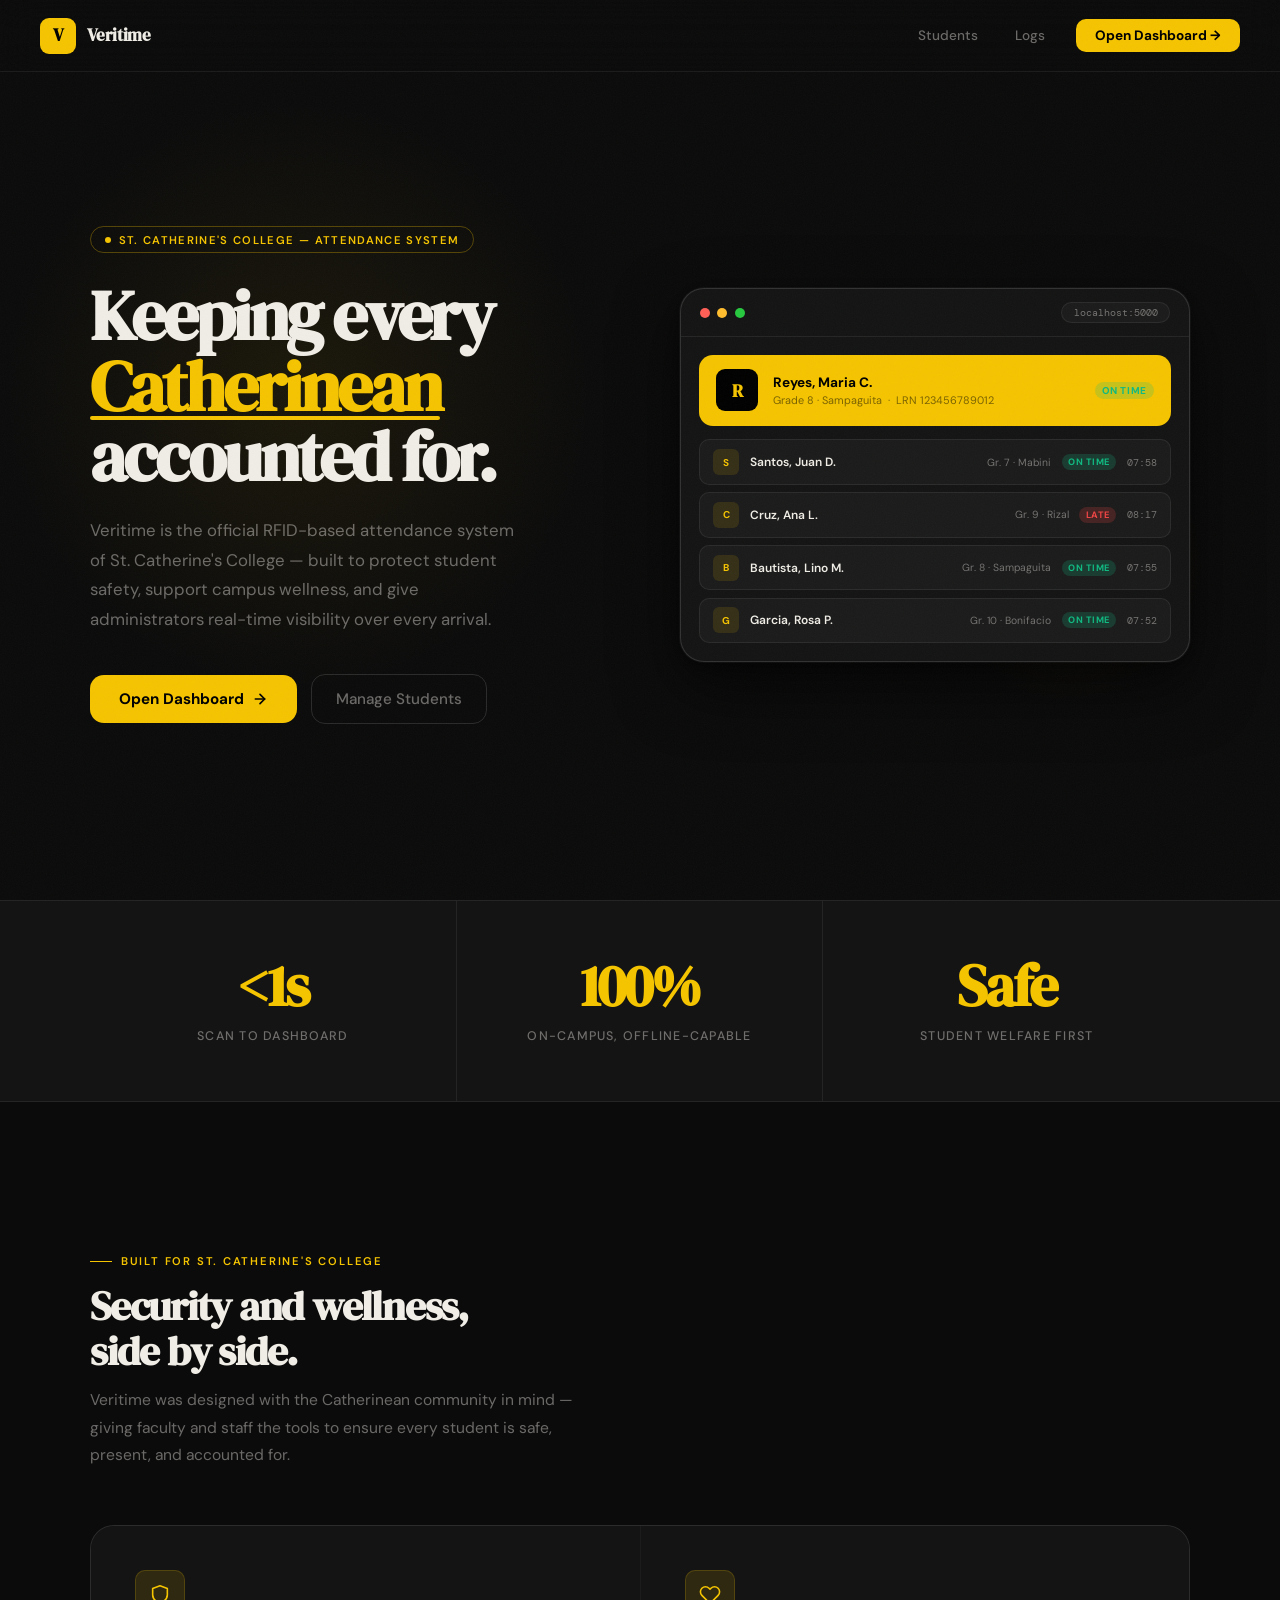
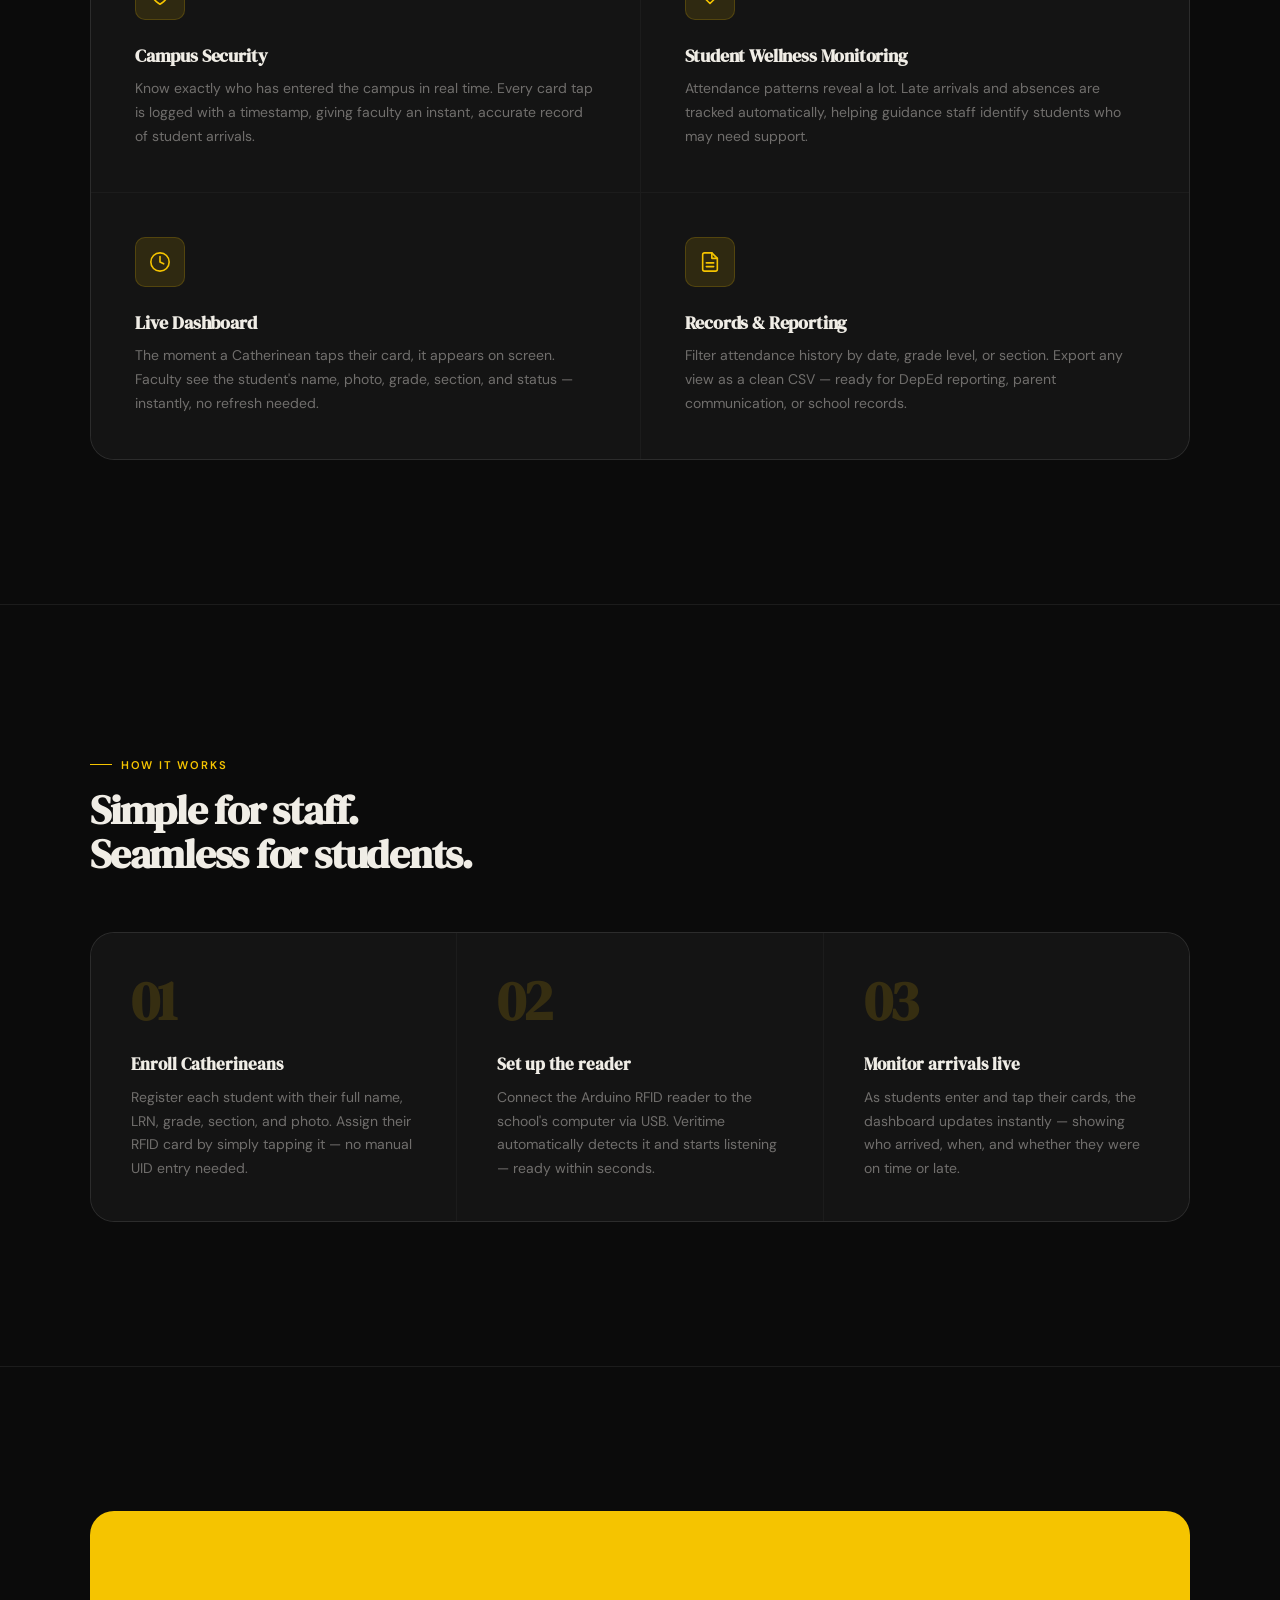
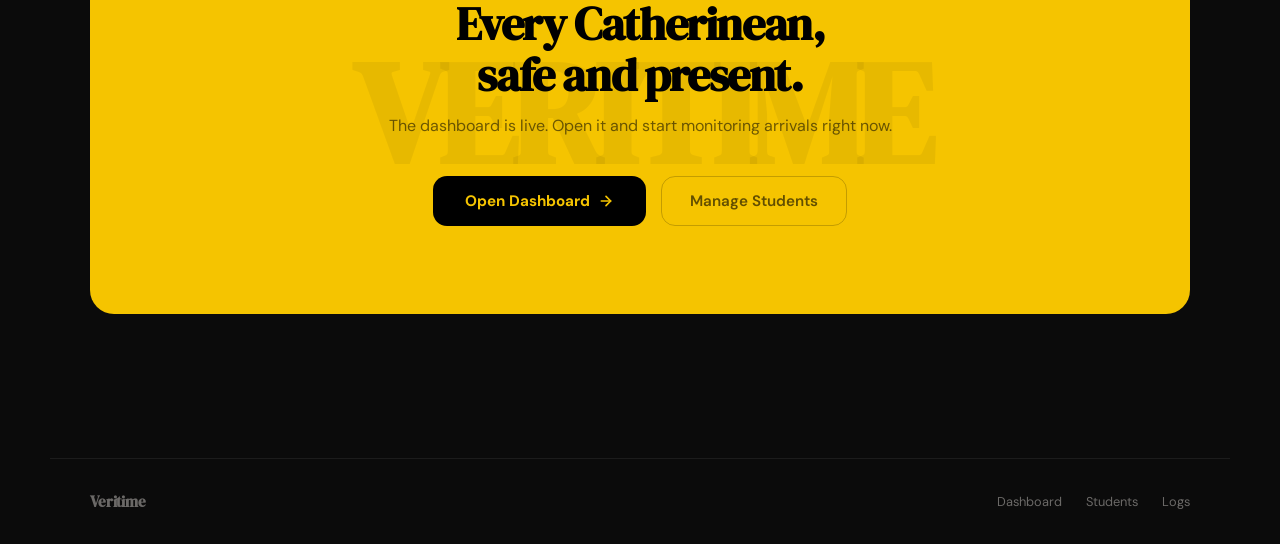
<file: templates/landing.html>
<!DOCTYPE html>
<html lang="en">
<head>
  <meta charset="UTF-8" />
  <meta name="viewport" content="width=device-width, initial-scale=1.0" />
  <title>Veritime — St. Catherine's College Attendance System</title>
  <link rel="preconnect" href="https://fonts.googleapis.com">
  <link rel="preconnect" href="https://fonts.gstatic.com" crossorigin>
  <link href="https://fonts.googleapis.com/css2?family=DM+Serif+Display:ital@0;1&family=DM+Sans:opsz,wght@9..40,300;9..40,400;9..40,500;9..40,600&family=DM+Mono:wght@400;500&display=swap" rel="stylesheet">
  <style>
    :root {
      --bg:            #0B0B0B;
      --surface:       #141414;
      --surface-2:     #1B1B1B;
      --border:        rgba(255,255,255,0.07);
      --border-hi:     rgba(255,255,255,0.13);
      --yellow:        #F5C400;
      --yellow-dim:    rgba(245,196,0,0.12);
      --yellow-glow:   rgba(245,196,0,0.22);
      --text:          #F0EDE6;
      --muted:         rgba(240,237,230,0.42);
      --green:         #10B981;
      --red:           #EF4444;
      --r-lg:          24px;
      --r-md:          14px;
      --r-sm:          10px;
      --r-pill:        9999px;
    }

    *, *::before, *::after { box-sizing: border-box; margin: 0; padding: 0; }
    html { scroll-behavior: smooth; font-size: 16px; }

    body {
      background: var(--bg);
      color: var(--text);
      font-family: 'DM Sans', sans-serif;
      -webkit-font-smoothing: antialiased;
      overflow-x: hidden;
    }

    /* Grain overlay */
    body::after {
      content: '';
      position: fixed; inset: 0; z-index: 999;
      pointer-events: none;
      background-image: url("data:image/svg+xml,%3Csvg xmlns='http://www.w3.org/2000/svg' width='300' height='300'%3E%3Cfilter id='n'%3E%3CfeTurbulence type='fractalNoise' baseFrequency='0.9' numOctaves='4' stitchTiles='stitch'/%3E%3C/filter%3E%3Crect width='300' height='300' filter='url(%23n)' opacity='1'/%3E%3C/svg%3E");
      opacity: 0.03;
    }

    /* ─── NAV ────────────────────────────────────────── */
    .nav {
      position: fixed; top: 0; inset-inline: 0; z-index: 200;
      padding: 1.1rem 2.5rem;
      display: flex; align-items: center; justify-content: space-between;
      border-bottom: 1px solid var(--border);
      background: rgba(11,11,11,0.82);
      backdrop-filter: blur(18px); -webkit-backdrop-filter: blur(18px);
    }

    .nav-brand {
      display: flex; align-items: center; gap: 0.7rem;
      text-decoration: none;
    }

    .nav-logo {
      width: 36px; height: 36px;
      background: var(--yellow); border-radius: 9px;
      display: grid; place-items: center;
      font-family: 'DM Serif Display', serif;
      font-weight: 800; font-size: 1.05rem; color: #000;
      flex-shrink: 0;
    }

    .nav-wordmark {
      font-family: 'DM Serif Display', serif;
      font-weight: 800; font-size: 1.05rem;
      color: var(--text); letter-spacing: -0.02em;
    }

    .nav-links {
      display: flex; align-items: center; gap: 0.5rem;
    }

    .nav-link {
      padding: 0.45rem 0.9rem;
      font-size: 0.85rem; font-weight: 500; color: var(--muted);
      text-decoration: none; border-radius: var(--r-sm);
      transition: color 0.2s;
    }
    .nav-link:hover { color: var(--text); }

    .nav-cta {
      margin-left: 0.5rem;
      padding: 0.5rem 1.2rem;
      font-size: 0.85rem; font-weight: 700; color: #000;
      background: var(--yellow); border-radius: var(--r-sm);
      text-decoration: none;
      transition: background 0.2s, transform 0.2s;
    }
    .nav-cta:hover { background: #FFD740; transform: translateY(-1px); }

    /* ─── SHARED ─────────────────────────────────────── */
    .wrap {
      max-width: 1180px; margin: 0 auto; padding: 0 2.5rem;
    }

    .eyebrow {
      display: inline-flex; align-items: center; gap: 0.55rem;
      font-size: 0.7rem; font-weight: 600;
      letter-spacing: 0.16em; text-transform: uppercase;
      color: var(--yellow); margin-bottom: 1rem;
    }
    .eyebrow::before {
      content: '';
      width: 22px; height: 1.5px; background: var(--yellow); flex-shrink: 0;
    }

    .section-h {
      font-family: 'DM Serif Display', serif;
      font-size: clamp(2rem, 3.2vw, 2.6rem);
      font-weight: 800; line-height: 1.08;
      letter-spacing: -0.03em; color: var(--text);
      margin-bottom: 0.9rem;
    }

    .section-p {
      font-size: 0.975rem; color: var(--muted); line-height: 1.75;
      max-width: 500px; margin-bottom: 3.5rem;
    }

    /* ─── HERO ───────────────────────────────────────── */
    .hero {
      min-height: 100svh;
      padding-block: 130px 80px;
      display: grid;
      grid-template-columns: 1fr 1fr;
      gap: 5rem;
      align-items: center;
    }

    /* Big ambient yellow glow */
    .hero::before {
      content: '';
      position: absolute; top: 5vh; left: -8vw;
      width: 55vw; height: 55vw; max-width: 700px; max-height: 700px;
      border-radius: 50%;
      background: radial-gradient(circle, rgba(245,196,0,0.07) 0%, transparent 60%);
      pointer-events: none;
    }

    .hero-left { position: relative; }

    .hero-tag {
      display: inline-flex; align-items: center; gap: 0.5rem;
      padding: 0.35rem 0.85rem;
      border: 1px solid rgba(245,196,0,0.3);
      border-radius: var(--r-pill);
      font-size: 0.7rem; font-weight: 600; letter-spacing: 0.12em;
      text-transform: uppercase; color: var(--yellow);
      margin-bottom: 1.75rem;
      opacity: 0; animation: fadeUp 0.55s ease-out 0.05s forwards;
    }

    .hero-tag-dot {
      width: 6px; height: 6px; border-radius: 50%;
      background: var(--yellow);
      animation: blink 1.8s ease-in-out infinite;
    }
    @keyframes blink { 0%,100% { opacity:1; } 50% { opacity:0.3; } }

    .hero-title {
      font-family: 'DM Serif Display', serif;
      font-size: clamp(3.2rem, 5.5vw, 5rem);
      font-weight: 800; line-height: 1.0;
      letter-spacing: -0.04em; color: var(--text);
      margin-bottom: 1.5rem;
      opacity: 0; animation: fadeUp 0.55s ease-out 0.15s forwards;
    }

    .hero-title em {
      font-style: normal; color: var(--yellow);
      position: relative; display: inline-block;
    }

    /* Underline draws in after a delay */
    .hero-title em::after {
      content: '';
      position: absolute; bottom: 2px; left: 0; right: 0;
      height: 4px; background: var(--yellow); border-radius: 2px;
      transform: scaleX(0); transform-origin: left;
      animation: drawLine 0.45s cubic-bezier(0.4,0,0.2,1) 0.9s forwards;
    }
    @keyframes drawLine { to { transform: scaleX(1); } }

    .hero-desc {
      font-size: 1.05rem; color: var(--muted); line-height: 1.75;
      max-width: 440px; margin-bottom: 2.5rem;
      opacity: 0; animation: fadeUp 0.55s ease-out 0.28s forwards;
    }

    .hero-actions {
      display: flex; gap: 0.9rem; flex-wrap: wrap; align-items: center;
      opacity: 0; animation: fadeUp 0.55s ease-out 0.38s forwards;
    }

    .btn-primary {
      display: inline-flex; align-items: center; gap: 0.5rem;
      padding: 0.875rem 1.8rem;
      background: var(--yellow); color: #000;
      font-family: 'DM Sans', sans-serif;
      font-weight: 700; font-size: 0.95rem;
      border-radius: var(--r-md); text-decoration: none;
      transition: background 0.2s, transform 0.2s, box-shadow 0.2s;
    }
    .btn-primary:hover {
      background: #FFD740; transform: translateY(-2px);
      box-shadow: 0 12px 40px var(--yellow-glow);
    }

    .btn-ghost {
      display: inline-flex; align-items: center; gap: 0.4rem;
      padding: 0.875rem 1.5rem;
      color: var(--muted); font-weight: 500; font-size: 0.95rem;
      text-decoration: none; border-radius: var(--r-md);
      border: 1px solid var(--border-hi);
      transition: color 0.2s, border-color 0.2s, transform 0.2s;
    }
    .btn-ghost:hover { color: var(--text); border-color: rgba(255,255,255,0.28); transform: translateY(-2px); }

    /* ─── MOCK DASHBOARD ─────────────────────────────── */
    .hero-right {
      opacity: 0; animation: slideRight 0.65s ease-out 0.45s forwards;
      position: relative;
    }

    @keyframes slideRight {
      from { opacity: 0; transform: translateX(28px); }
      to   { opacity: 1; transform: translateX(0); }
    }

    /* Glow behind the mock */
    .hero-right::after {
      content: '';
      position: absolute; bottom: -60px; right: -40px; z-index: -1;
      width: 320px; height: 320px; border-radius: 50%;
      background: radial-gradient(circle, rgba(245,196,0,0.1) 0%, transparent 65%);
      pointer-events: none;
    }

    .mock {
      background: var(--surface);
      border: 1px solid var(--border-hi);
      border-radius: var(--r-lg);
      overflow: hidden;
      box-shadow:
        0 0 0 1px rgba(255,255,255,0.04),
        0 24px 64px rgba(0,0,0,0.65),
        0 4px 16px rgba(0,0,0,0.4);
    }

    .mock-bar {
      padding: 0.8rem 1.2rem;
      display: flex; align-items: center; gap: 0.45rem;
      border-bottom: 1px solid var(--border);
    }

    .dot { width: 10px; height: 10px; border-radius: 50%; }
    .dot-r { background: #FF5F56; }
    .dot-y { background: #FFBD2E; }
    .dot-g { background: #27C93F; }

    .mock-url {
      margin-left: auto;
      font-family: 'DM Mono', monospace;
      font-size: 0.65rem; color: var(--muted);
      background: var(--surface-2);
      padding: 0.2rem 0.7rem; border-radius: var(--r-pill);
      border: 1px solid var(--border);
    }

    .mock-body { padding: 1.1rem; display: flex; flex-direction: column; gap: 0.85rem; }

    /* Yellow latest-scan card */
    .mock-scan {
      background: var(--yellow);
      border-radius: var(--r-md);
      padding: 0.9rem 1.1rem;
      display: flex; align-items: center; gap: 0.9rem;
    }

    .mock-scan-av {
      width: 42px; height: 42px; border-radius: 9px;
      background: #000;
      display: grid; place-items: center;
      font-family: 'DM Serif Display', serif;
      font-size: 1.15rem; font-weight: 800; color: var(--yellow);
      flex-shrink: 0;
    }

    .mock-scan-info { flex: 1; min-width: 0; }
    .mock-scan-name { font-weight: 700; color: #000; font-size: 0.85rem; white-space: nowrap; overflow: hidden; text-overflow: ellipsis; }
    .mock-scan-sub  { font-size: 0.68rem; color: rgba(0,0,0,0.5); margin-top: 0.15rem; }

    .mock-chip {
      padding: 0.22em 0.7em;
      border-radius: var(--r-pill);
      font-size: 0.62rem; font-weight: 700;
      letter-spacing: 0.06em; text-transform: uppercase;
      white-space: nowrap;
    }
    .mock-chip--ok   { background: rgba(16,185,129,0.2);  color: #10B981; }
    .mock-chip--late { background: rgba(239,68,68,0.2);   color: #EF4444; }

    /* Feed rows */
    .mock-feed { display: flex; flex-direction: column; gap: 0.45rem; }

    .mock-row {
      background: var(--surface-2);
      border: 1px solid var(--border);
      border-radius: var(--r-sm);
      padding: 0.55rem 0.85rem;
      display: flex; align-items: center; gap: 0.65rem;
      opacity: 0;
    }

    .mock-row:nth-child(1) { animation: rowSlide 0.35s ease-out 1.1s forwards; }
    .mock-row:nth-child(2) { animation: rowSlide 0.35s ease-out 1.5s forwards; }
    .mock-row:nth-child(3) { animation: rowSlide 0.35s ease-out 1.9s forwards; }
    .mock-row:nth-child(4) { animation: rowSlide 0.35s ease-out 2.3s forwards; }

    @keyframes rowSlide {
      from { opacity: 0; transform: translateY(-5px); }
      to   { opacity: 1; transform: translateY(0); }
    }

    .mock-row-av {
      width: 26px; height: 26px; border-radius: 6px;
      background: var(--yellow-dim);
      display: grid; place-items: center;
      font-size: 0.62rem; font-weight: 700; color: var(--yellow);
      flex-shrink: 0;
    }

    .mock-row-name  { font-size: 0.75rem; font-weight: 600; flex: 1; min-width: 0; white-space: nowrap; overflow: hidden; text-overflow: ellipsis; }
    .mock-row-grade { font-size: 0.65rem; color: var(--muted); flex-shrink: 0; }
    .mock-row-time  { font-size: 0.62rem; color: var(--muted); font-family: 'DM Mono', monospace; flex-shrink: 0; }

    /* ─── STATS BAR ──────────────────────────────────── */
    .stats-bar {
      border-top: 1px solid var(--border);
      border-bottom: 1px solid var(--border);
      background: var(--surface);
    }

    .stats-inner {
      display: grid; grid-template-columns: repeat(3, 1fr);
    }

    .stat {
      padding: 3.5rem 2rem;
      text-align: center;
      border-right: 1px solid var(--border);
      position: relative;
    }
    .stat:last-child { border-right: none; }

    /* Yellow line on top of stat on hover */
    .stat::after {
      content: '';
      position: absolute; top: 0; left: 50%; transform: translateX(-50%);
      width: 0; height: 2px; background: var(--yellow);
      transition: width 0.35s ease;
    }
    .stat:hover::after { width: 60%; }

    .stat-n {
      font-family: 'DM Serif Display', serif;
      font-size: clamp(2.8rem, 4.5vw, 4rem);
      font-weight: 800; color: var(--yellow);
      line-height: 1; letter-spacing: -0.04em;
      display: block; margin-bottom: 0.6rem;
    }

    .stat-l {
      font-size: 0.78rem; font-weight: 500;
      color: var(--muted); text-transform: uppercase; letter-spacing: 0.1em;
    }

    /* ─── FEATURES ───────────────────────────────────── */
    .features {
      padding: 9rem 0;
    }

    .features-grid {
      display: grid; grid-template-columns: repeat(2, 1fr);
      background: var(--border);
      gap: 1px;
      border: 1px solid var(--border);
      border-radius: var(--r-lg);
      overflow: hidden;
    }

    .feat {
      background: var(--surface);
      padding: 2.75rem;
      position: relative; overflow: hidden;
      transition: background 0.3s;
    }
    .feat:hover { background: var(--surface-2); }

    /* Radial glow on hover */
    .feat::before {
      content: '';
      position: absolute; top: -70px; left: -70px;
      width: 200px; height: 200px; border-radius: 50%;
      background: radial-gradient(circle, var(--yellow-dim) 0%, transparent 70%);
      opacity: 0; transition: opacity 0.4s;
      pointer-events: none;
    }
    .feat:hover::before { opacity: 1; }

    .feat-icon {
      width: 50px; height: 50px; border-radius: var(--r-sm);
      background: var(--yellow-dim);
      border: 1px solid rgba(245,196,0,0.18);
      display: grid; place-items: center;
      color: var(--yellow); margin-bottom: 1.5rem;
    }

    .feat-title {
      font-family: 'DM Serif Display', serif;
      font-size: 1.1rem; font-weight: 700;
      color: var(--text); margin-bottom: 0.55rem;
      letter-spacing: -0.01em;
    }

    .feat-desc {
      font-size: 0.875rem; color: var(--muted); line-height: 1.7;
    }

    /* ─── HOW IT WORKS ───────────────────────────────── */
    .how {
      padding: 9rem 0;
      border-top: 1px solid var(--border);
    }

    .steps {
      display: grid; grid-template-columns: repeat(3, 1fr);
      gap: 1px;
      background: var(--border);
      border: 1px solid var(--border);
      border-radius: var(--r-lg);
      overflow: hidden;
      margin-top: 3.5rem;
    }

    .step {
      background: var(--surface);
      padding: 2.5rem;
      position: relative;
      transition: background 0.3s;
    }
    .step:hover { background: var(--surface-2); }

    .step-num {
      font-family: 'DM Serif Display', serif;
      font-size: 3.5rem; font-weight: 800;
      color: rgba(245,196,0,0.15);
      line-height: 1; margin-bottom: 1.5rem;
      letter-spacing: -0.04em;
      transition: color 0.3s;
    }
    .step:hover .step-num { color: rgba(245,196,0,0.3); }

    .step-title {
      font-family: 'DM Serif Display', serif;
      font-size: 1.05rem; font-weight: 700;
      color: var(--text); margin-bottom: 0.6rem;
    }

    .step-desc {
      font-size: 0.875rem; color: var(--muted); line-height: 1.7;
    }

    /* Yellow top bar per step */
    .step::after {
      content: '';
      position: absolute; top: 0; left: 0; right: 0;
      height: 2px; background: var(--yellow);
      transform: scaleX(0); transform-origin: left;
      transition: transform 0.4s cubic-bezier(0.4,0,0.2,1);
    }
    .step:hover::after { transform: scaleX(1); }

    /* ─── CTA BLOCK ──────────────────────────────────── */
    .cta {
      padding: 9rem 0;
      border-top: 1px solid var(--border);
    }

    .cta-box {
      background: var(--yellow);
      border-radius: var(--r-lg);
      padding: 5.5rem 4rem;
      text-align: center;
      position: relative; overflow: hidden;
    }

    /* Watermark text */
    .cta-box::before {
      content: 'VERITIME';
      position: absolute; top: 50%; left: 50%;
      transform: translate(-50%, -50%);
      font-family: 'DM Serif Display', serif;
      font-size: clamp(5rem, 12vw, 9rem);
      font-weight: 800; letter-spacing: -0.05em;
      color: rgba(0,0,0,0.055);
      white-space: nowrap; pointer-events: none; user-select: none;
    }

    .cta-title {
      font-family: 'DM Serif Display', serif;
      font-size: clamp(2rem, 4vw, 2.9rem);
      font-weight: 800; color: #000;
      letter-spacing: -0.03em; line-height: 1.1;
      margin-bottom: 0.85rem; position: relative;
    }

    .cta-sub {
      font-size: 1rem; color: rgba(0,0,0,0.55);
      margin-bottom: 2.5rem; position: relative;
    }

    .cta-btns {
      display: flex; gap: 0.9rem;
      justify-content: center; flex-wrap: wrap;
      position: relative;
    }

    .btn-dark {
      display: inline-flex; align-items: center; gap: 0.5rem;
      padding: 0.9rem 2rem;
      background: #000; color: var(--yellow);
      font-weight: 700; font-size: 0.95rem;
      border-radius: var(--r-md); text-decoration: none;
      transition: transform 0.2s, box-shadow 0.2s;
    }
    .btn-dark:hover { transform: translateY(-2px); box-shadow: 0 14px 36px rgba(0,0,0,0.35); }

    .btn-outline {
      display: inline-flex; align-items: center;
      padding: 0.9rem 1.75rem;
      color: rgba(0,0,0,0.6); font-weight: 600; font-size: 0.95rem;
      border-radius: var(--r-md); text-decoration: none;
      border: 1.5px solid rgba(0,0,0,0.2);
      transition: color 0.2s, border-color 0.2s, transform 0.2s;
    }
    .btn-outline:hover { color: #000; border-color: rgba(0,0,0,0.5); transform: translateY(-2px); }

    /* ─── FOOTER ─────────────────────────────────────── */
    .footer {
      border-top: 1px solid var(--border);
      padding: 2rem 2.5rem;
      display: flex; align-items: center; justify-content: space-between;
      flex-wrap: wrap; gap: 1rem;
      max-width: 1180px; margin: 0 auto;
    }

    .footer-brand {
      font-family: 'DM Serif Display', serif;
      font-weight: 800; font-size: 0.95rem;
      color: var(--muted); text-decoration: none;
      letter-spacing: -0.01em;
    }

    .footer-links { display: flex; gap: 1.5rem; }
    .footer-links a {
      font-size: 0.8rem; color: var(--muted); text-decoration: none;
      transition: color 0.2s;
    }
    .footer-links a:hover { color: var(--text); }

    /* ─── ANIMATIONS ─────────────────────────────────── */
    @keyframes fadeUp {
      from { opacity: 0; transform: translateY(18px); }
      to   { opacity: 1; transform: translateY(0); }
    }

    .reveal {
      opacity: 0; transform: translateY(22px);
      transition: opacity 0.6s ease-out, transform 0.6s ease-out;
    }
    .reveal.in { opacity: 1; transform: translateY(0); }

    /* ─── RESPONSIVE ─────────────────────────────────── */
    @media (max-width: 960px) {
      .hero { grid-template-columns: 1fr; gap: 3rem; padding-block: 120px 60px; }
      .hero-right { order: -1; }
      .stats-inner { grid-template-columns: 1fr; }
      .stat { border-right: none; border-bottom: 1px solid var(--border); padding: 2.5rem 2rem; }
      .stat:last-child { border-bottom: none; }
      .features-grid { grid-template-columns: 1fr; }
      .steps { grid-template-columns: 1fr; }
      .cta-box { padding: 3.5rem 1.75rem; }
    }

    @media (max-width: 640px) {
      .nav { padding: 1rem 1.25rem; }
      .nav-link { display: none; }
      .wrap { padding: 0 1.25rem; }
      .hero { padding-inline: 1.25rem; }
      .section-p { margin-bottom: 2.5rem; }
    }
  </style>
</head>
<body>

<!-- ═══ NAV ═══════════════════════════════════════════════════ -->
<nav class="nav">
  <a href="/landing" class="nav-brand">
    <div class="nav-logo">V</div>
    <span class="nav-wordmark">Veritime</span>
  </a>
  <div class="nav-links">
    <a href="/students" class="nav-link">Students</a>
    <a href="/logs" class="nav-link">Logs</a>
    <a href="/" class="nav-cta">Open Dashboard →</a>
  </div>
</nav>

<!-- ═══ HERO ═══════════════════════════════════════════════════ -->
<div class="wrap" style="position:relative">
  <div class="hero">

    <div class="hero-left">
      <div class="hero-tag">
        <span class="hero-tag-dot"></span>
        St. Catherine's College — Attendance System
      </div>
      <h1 class="hero-title">
        Keeping every<br>
        <em>Catherinean</em><br>
        accounted for.
      </h1>
      <p class="hero-desc">
        Veritime is the official RFID-based attendance system of St. Catherine's College — built to protect student safety, support campus wellness, and give administrators real-time visibility over every arrival.
      </p>
      <div class="hero-actions">
        <a href="/" class="btn-primary">
          Open Dashboard
          <svg width="16" height="16" viewBox="0 0 24 24" fill="none" stroke="currentColor" stroke-width="2.5" stroke-linecap="round" stroke-linejoin="round"><line x1="5" y1="12" x2="19" y2="12"/><polyline points="12 5 19 12 12 19"/></svg>
        </a>
        <a href="/students" class="btn-ghost">Manage Students</a>
      </div>
    </div>

    <div class="hero-right">
      <div class="mock">
        <div class="mock-bar">
          <span class="dot dot-r"></span>
          <span class="dot dot-y"></span>
          <span class="dot dot-g"></span>
          <span class="mock-url">localhost:5000</span>
        </div>
        <div class="mock-body">

          <!-- Latest scan card -->
          <div class="mock-scan">
            <div class="mock-scan-av">R</div>
            <div class="mock-scan-info">
              <div class="mock-scan-name">Reyes, Maria C.</div>
              <div class="mock-scan-sub">Grade 8 · Sampaguita &nbsp;·&nbsp; LRN 123456789012</div>
            </div>
            <span class="mock-chip mock-chip--ok">On Time</span>
          </div>

          <!-- Live feed rows -->
          <div class="mock-feed">
            <div class="mock-row">
              <div class="mock-row-av">S</div>
              <span class="mock-row-name">Santos, Juan D.</span>
              <span class="mock-row-grade">Gr. 7 · Mabini</span>
              <span class="mock-chip mock-chip--ok" style="font-size:0.58rem">On Time</span>
              <span class="mock-row-time">07:58</span>
            </div>
            <div class="mock-row">
              <div class="mock-row-av">C</div>
              <span class="mock-row-name">Cruz, Ana L.</span>
              <span class="mock-row-grade">Gr. 9 · Rizal</span>
              <span class="mock-chip mock-chip--late" style="font-size:0.58rem">Late</span>
              <span class="mock-row-time">08:17</span>
            </div>
            <div class="mock-row">
              <div class="mock-row-av">B</div>
              <span class="mock-row-name">Bautista, Lino M.</span>
              <span class="mock-row-grade">Gr. 8 · Sampaguita</span>
              <span class="mock-chip mock-chip--ok" style="font-size:0.58rem">On Time</span>
              <span class="mock-row-time">07:55</span>
            </div>
            <div class="mock-row">
              <div class="mock-row-av">G</div>
              <span class="mock-row-name">Garcia, Rosa P.</span>
              <span class="mock-row-grade">Gr. 10 · Bonifacio</span>
              <span class="mock-chip mock-chip--ok" style="font-size:0.58rem">On Time</span>
              <span class="mock-row-time">07:52</span>
            </div>
          </div>

        </div>
      </div>
    </div>

  </div>
</div>

<!-- ═══ STATS ══════════════════════════════════════════════════ -->
<div class="stats-bar">
  <div class="stats-inner wrap">
    <div class="stat reveal">
      <span class="stat-n">&lt;1s</span>
      <span class="stat-l">Scan to dashboard</span>
    </div>
    <div class="stat reveal" style="transition-delay:.1s">
      <span class="stat-n">100%</span>
      <span class="stat-l">On-campus, offline-capable</span>
    </div>
    <div class="stat reveal" style="transition-delay:.2s">
      <span class="stat-n">Safe</span>
      <span class="stat-l">Student welfare first</span>
    </div>
  </div>
</div>

<!-- ═══ FEATURES ═══════════════════════════════════════════════ -->
<section class="features">
  <div class="wrap">
    <div class="eyebrow reveal">Built for St. Catherine's College</div>
    <h2 class="section-h reveal" style="transition-delay:.08s">Security and wellness,<br>side by side.</h2>
    <p class="section-p reveal" style="transition-delay:.14s">Veritime was designed with the Catherinean community in mind — giving faculty and staff the tools to ensure every student is safe, present, and accounted for.</p>

    <div class="features-grid reveal" style="transition-delay:.18s">
      <div class="feat">
        <div class="feat-icon">
          <svg width="22" height="22" viewBox="0 0 24 24" fill="none" stroke="currentColor" stroke-width="1.75" stroke-linecap="round" stroke-linejoin="round"><path d="M12 22s8-4 8-10V5l-8-3-8 3v7c0 6 8 10 8 10z"/></svg>
        </div>
        <h3 class="feat-title">Campus Security</h3>
        <p class="feat-desc">Know exactly who has entered the campus in real time. Every card tap is logged with a timestamp, giving faculty an instant, accurate record of student arrivals.</p>
      </div>
      <div class="feat">
        <div class="feat-icon">
          <svg width="22" height="22" viewBox="0 0 24 24" fill="none" stroke="currentColor" stroke-width="1.75" stroke-linecap="round" stroke-linejoin="round"><path d="M20.84 4.61a5.5 5.5 0 0 0-7.78 0L12 5.67l-1.06-1.06a5.5 5.5 0 0 0-7.78 7.78l1.06 1.06L12 21.23l7.78-7.78 1.06-1.06a5.5 5.5 0 0 0 0-7.78z"/></svg>
        </div>
        <h3 class="feat-title">Student Wellness Monitoring</h3>
        <p class="feat-desc">Attendance patterns reveal a lot. Late arrivals and absences are tracked automatically, helping guidance staff identify students who may need support.</p>
      </div>
      <div class="feat">
        <div class="feat-icon">
          <svg width="22" height="22" viewBox="0 0 24 24" fill="none" stroke="currentColor" stroke-width="1.75" stroke-linecap="round" stroke-linejoin="round"><circle cx="12" cy="12" r="10"/><polyline points="12 6 12 12 16 14"/></svg>
        </div>
        <h3 class="feat-title">Live Dashboard</h3>
        <p class="feat-desc">The moment a Catherinean taps their card, it appears on screen. Faculty see the student's name, photo, grade, section, and status — instantly, no refresh needed.</p>
      </div>
      <div class="feat">
        <div class="feat-icon">
          <svg width="22" height="22" viewBox="0 0 24 24" fill="none" stroke="currentColor" stroke-width="1.75" stroke-linecap="round" stroke-linejoin="round"><path d="M14 2H6a2 2 0 0 0-2 2v16a2 2 0 0 0 2 2h12a2 2 0 0 0 2-2V8z"/><polyline points="14 2 14 8 20 8"/><line x1="16" y1="13" x2="8" y2="13"/><line x1="16" y1="17" x2="8" y2="17"/></svg>
        </div>
        <h3 class="feat-title">Records & Reporting</h3>
        <p class="feat-desc">Filter attendance history by date, grade level, or section. Export any view as a clean CSV — ready for DepEd reporting, parent communication, or school records.</p>
      </div>
    </div>
  </div>
</section>

<!-- ═══ HOW IT WORKS ═══════════════════════════════════════════ -->
<section class="how">
  <div class="wrap">
    <div class="eyebrow reveal">How It Works</div>
    <h2 class="section-h reveal" style="transition-delay:.08s">Simple for staff.<br>Seamless for students.</h2>
    <div class="steps reveal" style="transition-delay:.16s">
      <div class="step">
        <div class="step-num">01</div>
        <h3 class="step-title">Enroll Catherineans</h3>
        <p class="step-desc">Register each student with their full name, LRN, grade, section, and photo. Assign their RFID card by simply tapping it — no manual UID entry needed.</p>
      </div>
      <div class="step">
        <div class="step-num">02</div>
        <h3 class="step-title">Set up the reader</h3>
        <p class="step-desc">Connect the Arduino RFID reader to the school's computer via USB. Veritime automatically detects it and starts listening — ready within seconds.</p>
      </div>
      <div class="step">
        <div class="step-num">03</div>
        <h3 class="step-title">Monitor arrivals live</h3>
        <p class="step-desc">As students enter and tap their cards, the dashboard updates instantly — showing who arrived, when, and whether they were on time or late.</p>
      </div>
    </div>
  </div>
</section>

<!-- ═══ CTA ════════════════════════════════════════════════════ -->
<section class="cta">
  <div class="wrap">
    <div class="cta-box reveal">
      <h2 class="cta-title">Every Catherinean,<br>safe and present.</h2>
      <p class="cta-sub">The dashboard is live. Open it and start monitoring arrivals right now.</p>
      <div class="cta-btns">
        <a href="/" class="btn-dark">
          Open Dashboard
          <svg width="16" height="16" viewBox="0 0 24 24" fill="none" stroke="currentColor" stroke-width="2.5" stroke-linecap="round" stroke-linejoin="round"><line x1="5" y1="12" x2="19" y2="12"/><polyline points="12 5 19 12 12 19"/></svg>
        </a>
        <a href="/students" class="btn-outline">Manage Students</a>
      </div>
    </div>
  </div>
</section>

<!-- ═══ FOOTER ════════════════════════════════════════════════ -->
<footer>
  <div class="footer">
    <a href="/landing" class="footer-brand">Veritime</a>
    <div class="footer-links">
      <a href="/">Dashboard</a>
      <a href="/students">Students</a>
      <a href="/logs">Logs</a>
    </div>
  </div>
</footer>

<script>
  const obs = new IntersectionObserver((entries) => {
    entries.forEach(e => {
      if (e.isIntersecting) { e.target.classList.add('in'); obs.unobserve(e.target); }
    });
  }, { threshold: 0.1 });
  document.querySelectorAll('.reveal').forEach(el => obs.observe(el));
</script>
</body>
</html>
</file>
